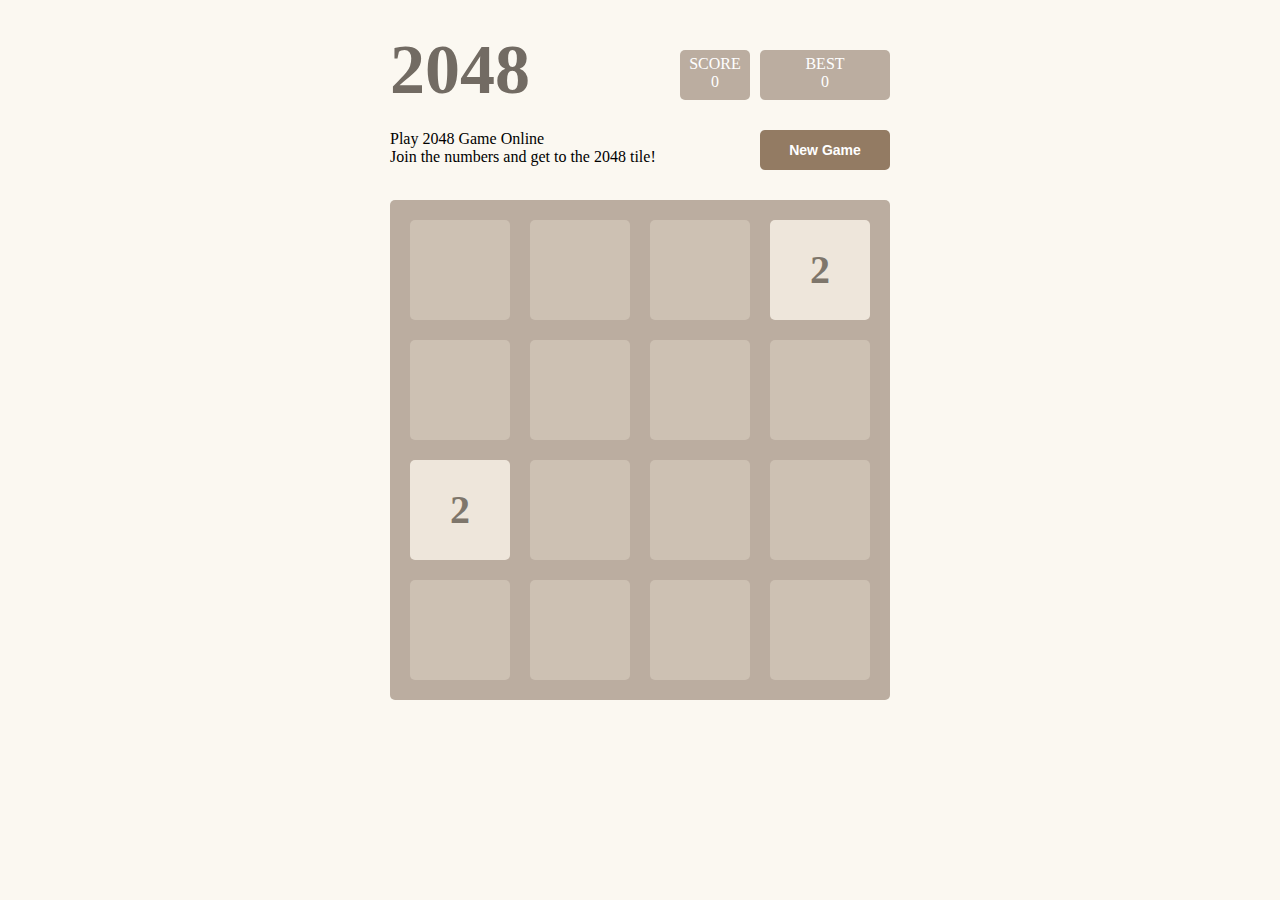
<file: 2048game/index.html>
<!DOCTYPE html>
<html lang="en">
<head>
	<meta charset="UTF-8">
	<title>2048小游戏</title>
	<link rel="stylesheet" type="text/css" href="css/style.css">
	<script type="text/javascript" src="js/jquery.js"></script>
	<script type="text/javascript" src="js/2048.js"></script>
</head>
<body>
	<header>
		<h1>2048</h1>
		<div class="score">
			<p>SCORE</p>
			<p class="score-size">0</p>
		</div>
		<div class="best">
			<p>BEST</p>
			<p class="best-size">0</p>
		</div>
		<article>
			<p>Play 2048 Game Online</p>
			<p>Join the numbers and get to the 2048 tile!</p>
		</article>
		<div class="reset">
			<button>New Game</button>
		</div>
	</header>
	<section>
		<div class="div-round box-lm" id="box0"></div>
		<div class="div-round box-lm" id="box1"></div>
		<div class="div-round box-lm" id="box2"></div>
		<div class="div-round box-lm" id="box3"></div>
		<div class="div-round box-lm" id="box4"></div>
		<div class="div-round box-lm" id="box5"></div>
		<div class="div-round box-lm" id="box6"></div>
		<div class="div-round box-lm" id="box7"></div>
		<div class="div-round box-lm" id="box8"></div>
		<div class="div-round box-lm" id="box9"></div>
		<div class="div-round box-lm" id="boxa"></div>
		<div class="div-round box-lm" id="boxb"></div>
		<div class="div-round box-lm" id="boxc"></div>
		<div class="div-round box-lm" id="boxd"></div>
		<div class="div-round box-lm" id="boxe"></div>
		<div class="div-round box-lm" id="boxf"></div>
	</section>

</body>
</html>
</file>
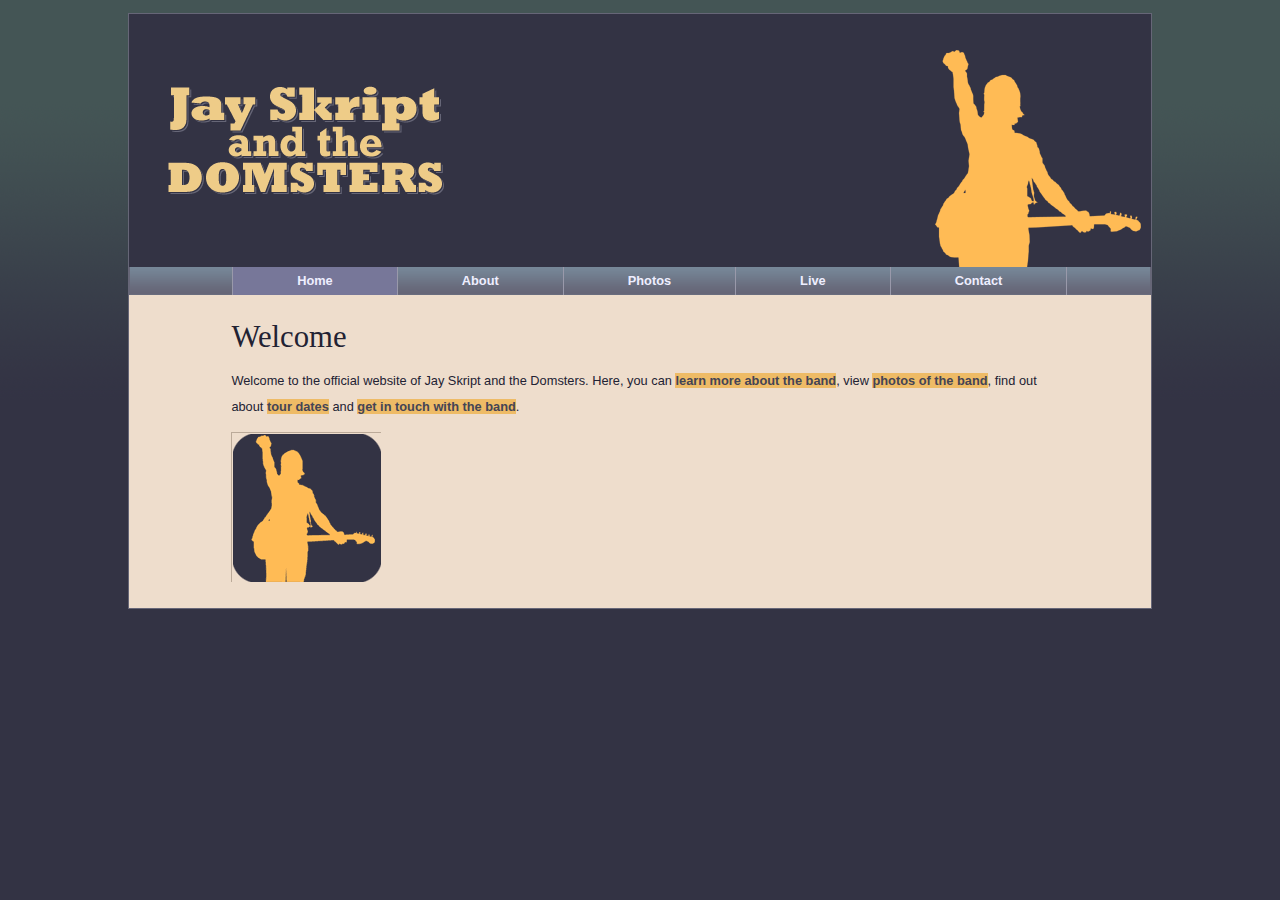
<file: website/music/index.html>
<!DOCTYPE html>
<html lang="en">
<head>
	<meta charset="UTF-8">
	<title>Jay Skript and the Domsters</title>
<!-- 	<script type="text/javascript" src="scripts/modernizr-1.6.min.js"></script>
	<script type="text/javascript" src="scripts/global.min.js"></script> -->
  <script type="text/javascript" src="scripts/jquery.js"></script>
  <script type="text/javascript" src="scripts/global-jquery.js"></script>
	<link rel="stylesheet" type="text/css" href="css/basic.css">
</head>
<body id="home">
	<header>
    <img src="images/logo.gif" alt="Jay Skript and the Domsters" />
    <nav>
      <ul>
        <li><a href="index.html" >Home</a></li>
        <li><a href="about.html">About</a></li>
        <li><a href="photos.html">Photos</a></li>
        <li><a href="live.html">Live</a></li>
        <li><a href="contact.html">Contact</a></li>
      </ul>
    </nav>
  </header>
  <article>
    <h1>Welcome</h1>
    <p id="intro">Welcome to the official website of Jay Skript and the Domsters. Here, you can <a href="about.html">learn more about the band</a>, view <a href="photos.html">photos of the band</a>, find out about <a href="live.html">tour dates</a> and <a href="contact.html">get in touch with the band</a>.</p>
  </article>
</body>
</html>
</file>
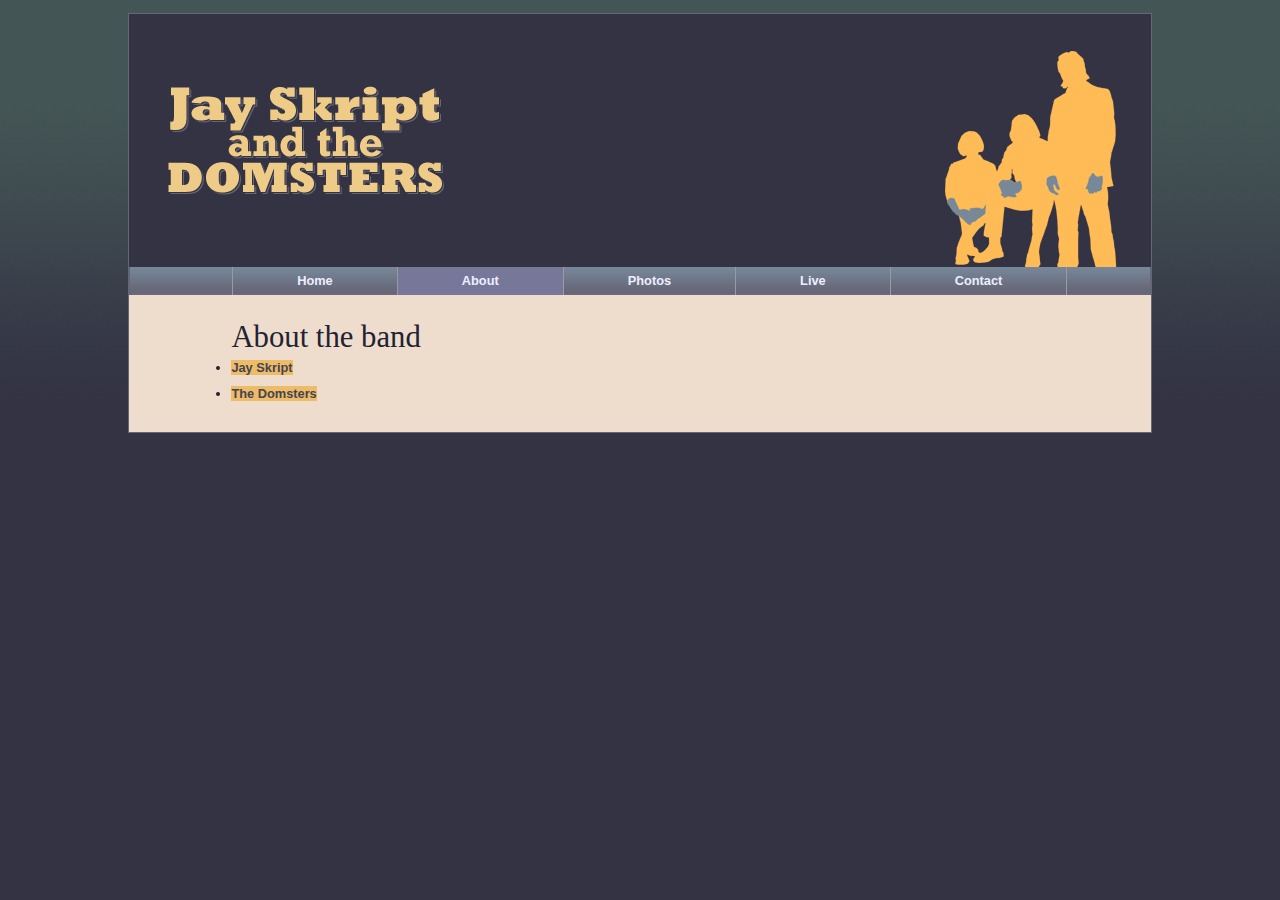
<file: website/music/about.html>
<!DOCTYPE html>
<html lang="en">
<head>
	<meta charset="UTF-8">
	<title>关于</title>
	<link rel="stylesheet" type="text/css" href="css/basic.css">
	<!-- <script type="text/javascript" src="scripts/global.min.js"></script> -->
  <script type="text/javascript" src="scripts/jquery.js"></script>
  <script type="text/javascript" src="scripts/global-jquery.js"></script>
  
</head>
<body id="about">
	<header>
	<img src="images/logo.gif" alt="Jay Skript and the Domsters">
		<nav>
			<ul>
				<li><a href="index.html">Home</a></li>
				<li><a href="about.html" >About</a></li>
				<li><a href="photos.html">Photos</a></li>
				<li><a href="live.html">Live</a></li>
				<li><a href="contact.html">Contact</a></li>
			</ul>
		</nav>
	</header>
	 <article>
    <h1>About the band</h1>
    <nav>
      <ul>
        <li><a href="#jay">Jay Skript</a></li>
        <li><a href="#domsters">The Domsters</a></li>
      </ul>
    </nav>
    <section id="jay">
      <h2>Jay Skript</h2>
        <p>Jay Skript is going to rock your world!</p>
        <p>Together with his compatriots The Domsters,
      Jay is set for world domination. Just you wait and see.</p>
        <p>Jay Skript has been on the scene since the mid nineties.
      His talent hasn't always been recognized or fully appreciated.
      In the early days, he was often unfavorably compared to bigger,
      similarly-named artists. That's all in the past now.</p>
    </section>
    <section id="domsters">
      <h2>The Domsters</h2>
        <p>The Domsters have been around, in one form or another,
      for almost as long. It's only in the past few years that The Domsters
      have settled down to their current, stable line-up.
      Now they're a rock-solid bunch: methodical and dependable.</p>
    </section>
  </article>
</body>
</html>
</file>
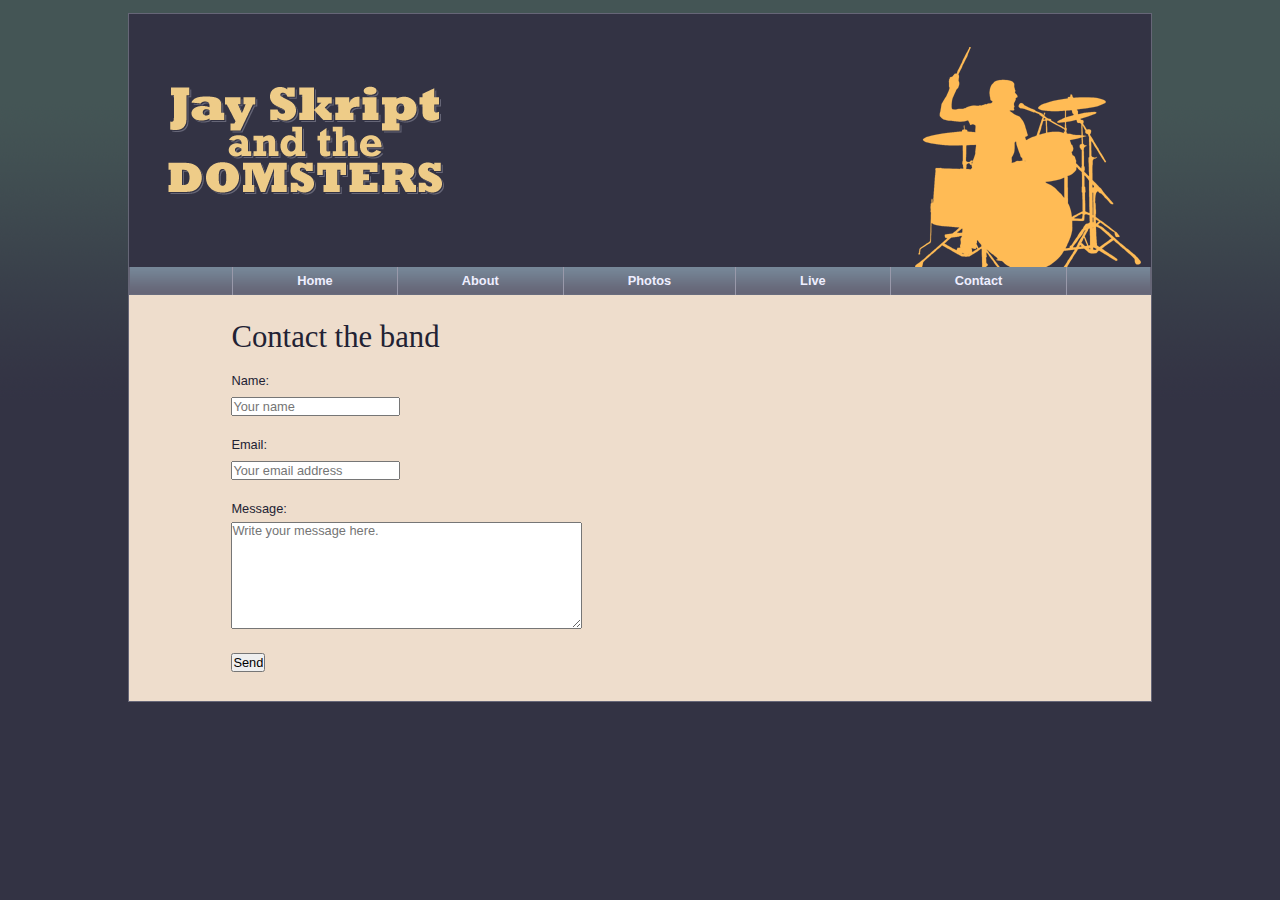
<file: website/music/contact.html>
<!DOCTYPE html>
<html lang="en">
<head>
	<meta charset="UTF-8">
	<title>联系</title>
	<link rel="stylesheet" type="text/css" href="css/basic.css">
	<!-- <script type="text/javascript" src="scripts/global.min.js"></script>
	<script type="text/javascript" src="scripts/modernizr-1.6.min.js"></script> -->
	<script type="text/javascript" src="scripts/global-jquery.js"></script>
  	<script type="text/javascript" src="scripts/jquery.js"></script>
</head>
<body id="contact">
	<header>
	<img src="images/logo.gif" alt="Jay Skript and the Domsters">
		<nav>
			<ul>
				<li><a href="index.html">Home</a></li>
				<li><a href="about.html">About</a></li>
				<li><a href="photos.html">Photos</a></li>
				<li><a href="live.html">Live</a></li>
				<li><a href="contact.html">Contact</a></li>
			</ul>
		</nav>
	</header>
	<article>
		<h1>Contact the band</h1>
		<form method="post" action="submit.html">
			<fieldset>
				<p>
					<label for="name">Name:</label>
					<input type="text" name="name" id="name" placeholder="Your name" required="required"/>
				</p>
				<p>
					<label for="email">Email:</label>
					<input type="email" name="email" id="email" placeholder="Your email address" required="required">
				</p>
				<p>
					<label for="message">Message:</label>
					<textarea cols="45" rows="7" id="message" name="message" required="required" placeholder="Write your message here."></textarea>
				</p>
				<input type="submit" value="Send">
			</fieldset>
		</form>
	</article>
</body>
</html>
</file>
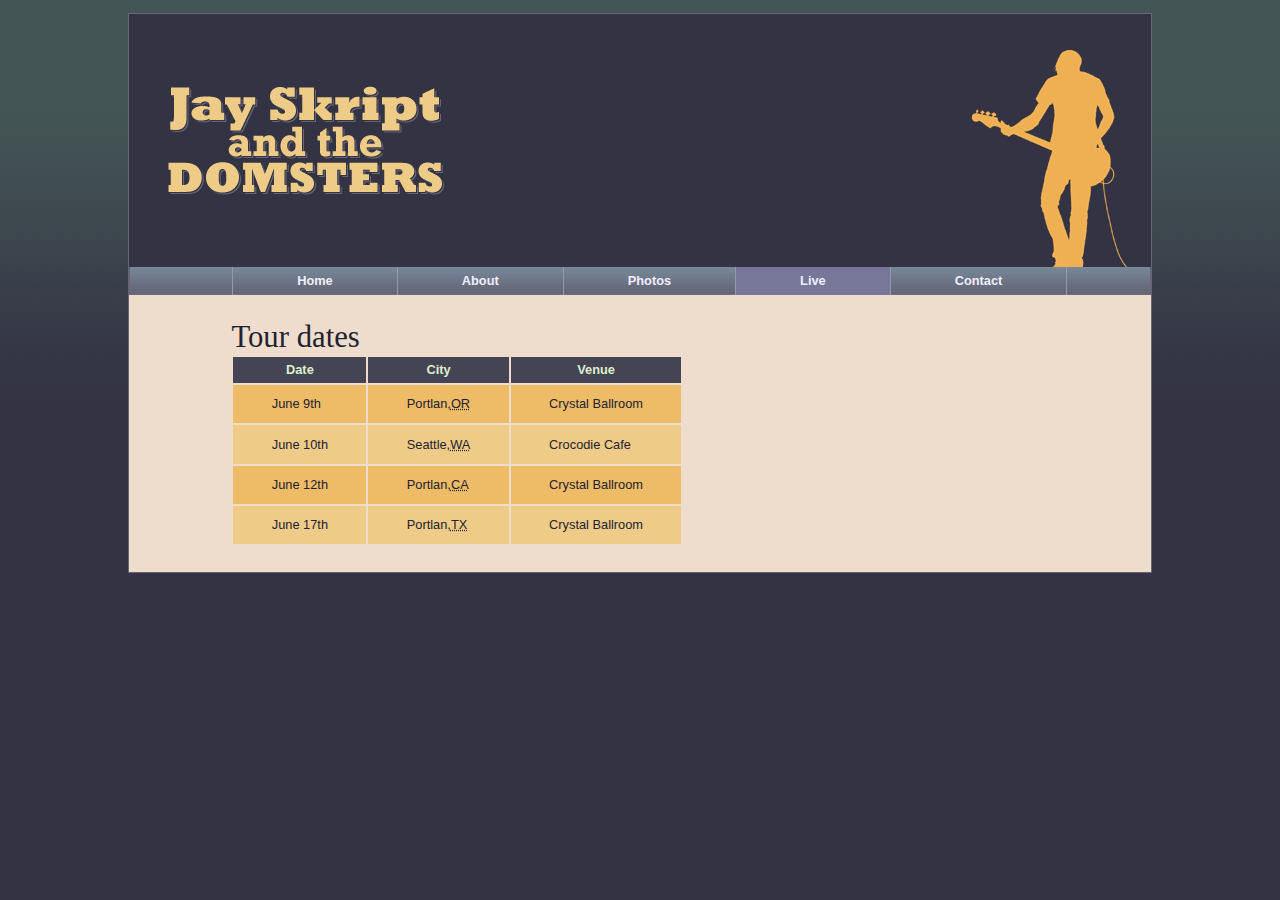
<file: website/music/live.html>
<!DOCTYPE html>
<html lang="en">
<head>
	<meta charset="UTF-8">
	<title>巡演</title>
	<link rel="stylesheet" type="text/css" href="css/basic.css">
	<!-- <script type="text/javascript" src="scripts/global.min.js"></script> -->
	<script type="text/javascript" src="scripts/jquery.js"></script>
	<script type="text/javascript" src="scripts/global-jquery.js"></script>
  	
</head>
<body id="live">
	<header>
	<img src="images/logo.gif" alt="Jay Skript and the Domsters">
		<nav>
			<ul>
				<li><a href="index.html">Home</a></li>
				<li><a href="about.html">About</a></li>
				<li><a href="photos.html">Photos</a></li>
				<li><a href="live.html">Live</a></li>
				<li><a href="contact.html">Contact</a></li>
			</ul>
		</nav>
	</header>
	<article>
		<h1>Tour dates</h1>
		<table summary="when and where you can see the band">
			<thead>
				<tr>
					<th>Date</th>
					<th>City</th>
					<th>Venue</th>
				</tr>
			</thead>
			<tbody>
				<tr>
					<td>June 9th</td>
					<td>Portlan,<abbr title="Oregon">OR</abbr></td>
					<td>Crystal Ballroom</td>
				</tr>
				<tr>
					<td>June 10th</td>
					<td>Seattle,<abbr title="Washington">WA</abbr></td>
					<td>Crocodie Cafe</td>
				</tr>
				<tr>
					<td>June 12th</td>
					<td>Portlan,<abbr title="California">CA</abbr></td>
					<td>Crystal Ballroom</td>
				</tr>
				<tr>
					<td>June 17th</td>
					<td>Portlan,<abbr title="Texas">TX</abbr></td>
					<td>Crystal Ballroom</td>
				</tr>
			</tbody>
		</table>
	</article>
</body>
</html>
</file>
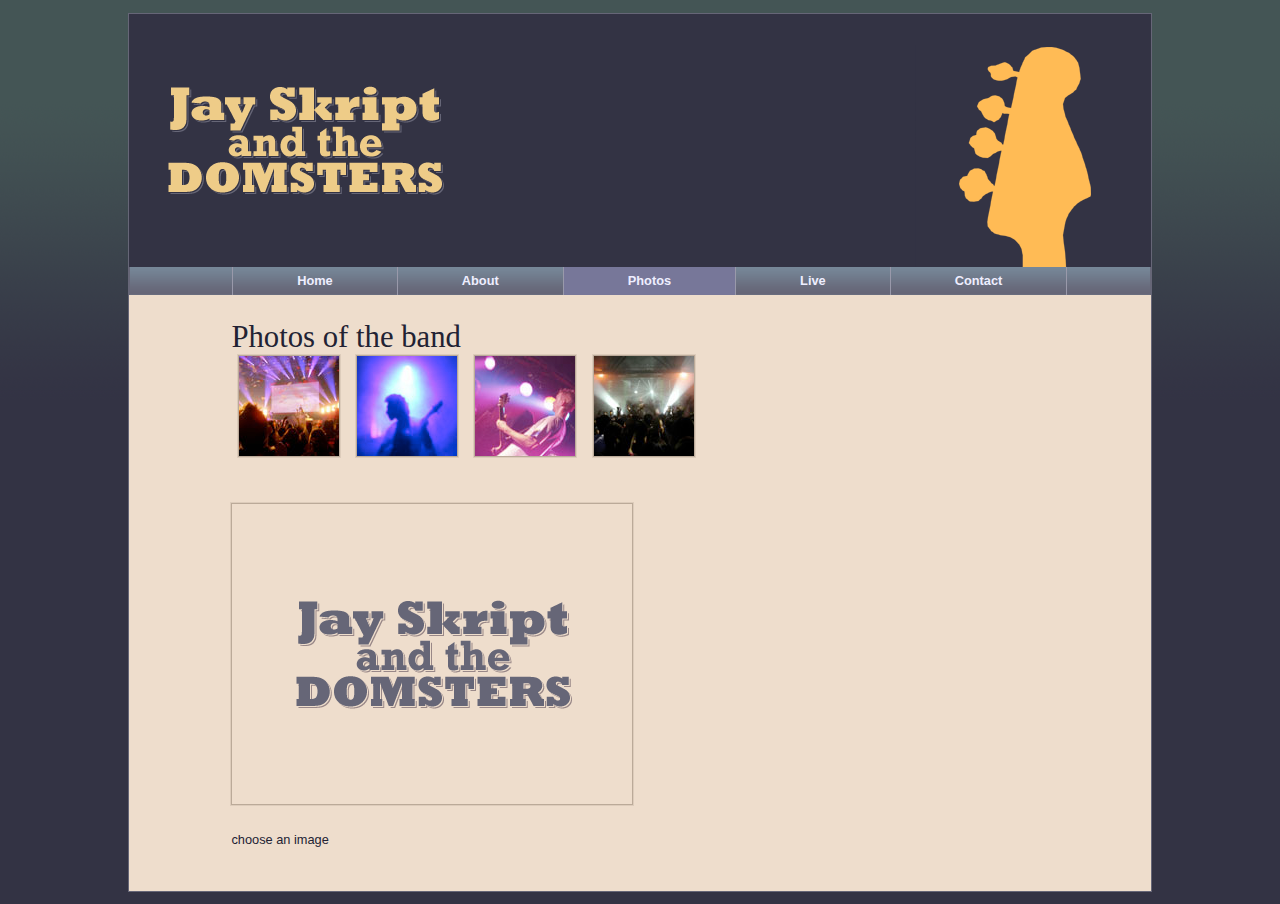
<file: website/music/photos.html>
<!DOCTYPE html>
<html lang="en">
<head>
	<meta charset="UTF-8">
	<title>宣传照片</title>
	<link rel="stylesheet" type="text/css" href="css/basic.css">
	<!-- <script type="text/javascript" src="scripts/global.min.js"></script> -->
   <script type="text/javascript" src="scripts/jquery.js"></script>
  <script type="text/javascript" src="scripts/global-jquery.js"></script>
 
</head>
<body id="photos">
	<header>
	<img src="images/logo.gif" alt="Jay Skript and the Domsters">
		<nav>
			<ul>
				<li><a href="index.html">Home</a></li>
				<li><a href="about.html">About</a></li>
				<li><a href="photos.html">Photos</a></li>
				<li><a href="live.html">Live</a></li>
				<li><a href="contact.html">Contact</a></li>
			</ul>
		</nav>
	</header>
	 <article>
    <h1>Photos of the band</h1>
    <ul id="imagegallery">
      <li>
        <a href="images/photos/concert.jpg" title="The crowd goes wild">
          <img src="images/photos/thumbnail_concert.jpg" alt="the band in concert" />
        </a>
      </li>
      <li>
        <a href="images/photos/bassist.jpg" title="An atmospheric moment">
          <img src="images/photos/thumbnail_bassist.jpg" alt="the bassist" />
        </a>
      </li>
      <li>
        <a href="images/photos/guitarist.jpg" title="Rocking out">
          <img src="images/photos/thumbnail_guitarist.jpg" alt="the guitarist" />
        </a>
      </li>
      <li>
        <a href="images/photos/crowd.jpg" title="Encore! Encore!">
          <img src="images/photos/thumbnail_crowd.jpg" alt="the audience" />
        </a>
      </li>
    </ul>
  </article>
</body>
</html>
</file>
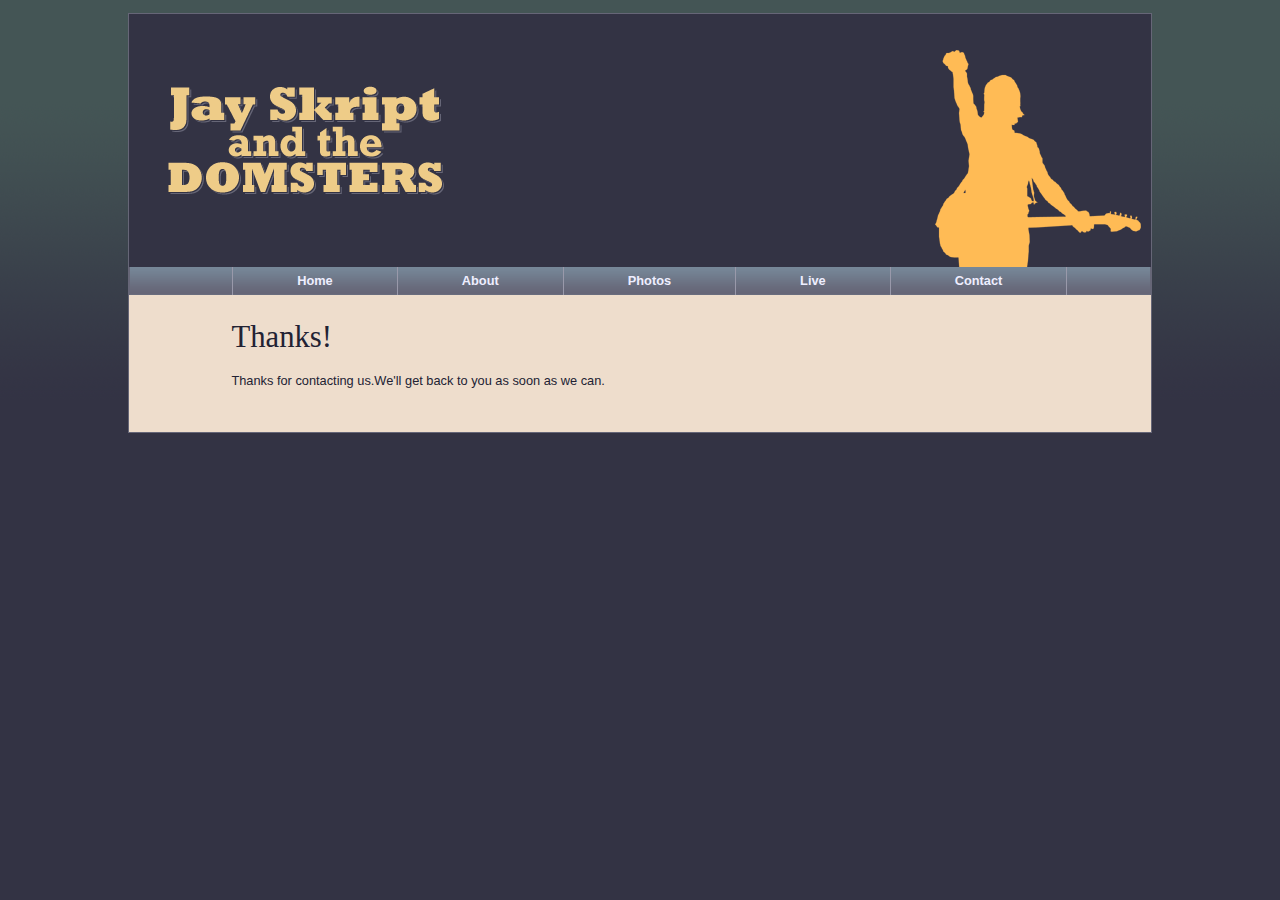
<file: website/music/submit.html>
<!DOCTYPE html>
<html lang="en">
<head>
	<meta charset="UTF-8">
	<title>Document</title>
	<!-- <script type="text/javascript" src="scripts/modernizr-1.6.min.js"></script> -->
	<script type="text/javascript" src="scripts/global-jquery.js"></script>
  	<script type="text/javascript" src="scripts/jquery.js"></script>
	<link rel="stylesheet" type="text/css" href="css/basic.css">
</head>
<body>
	<header>
	<img src="images/logo.gif" alt="Jay Skript and the Domsters">
		<nav>
			<ul>
				<li><a href="index.html">Home</a></li>
				<li><a href="about.html">About</a></li>
				<li><a href="photos.html">Photos</a></li>
				<li><a href="live.html">Live</a></li>
				<li><a href="contact.html">Contact</a></li>
			</ul>
		</nav>
	</header>
	<article>
		<h1>Thanks!</h1>
		<p>Thanks for contacting us.We'll get back to you as soon as we can.</p>
	</article>
</body>
</html>
</file>
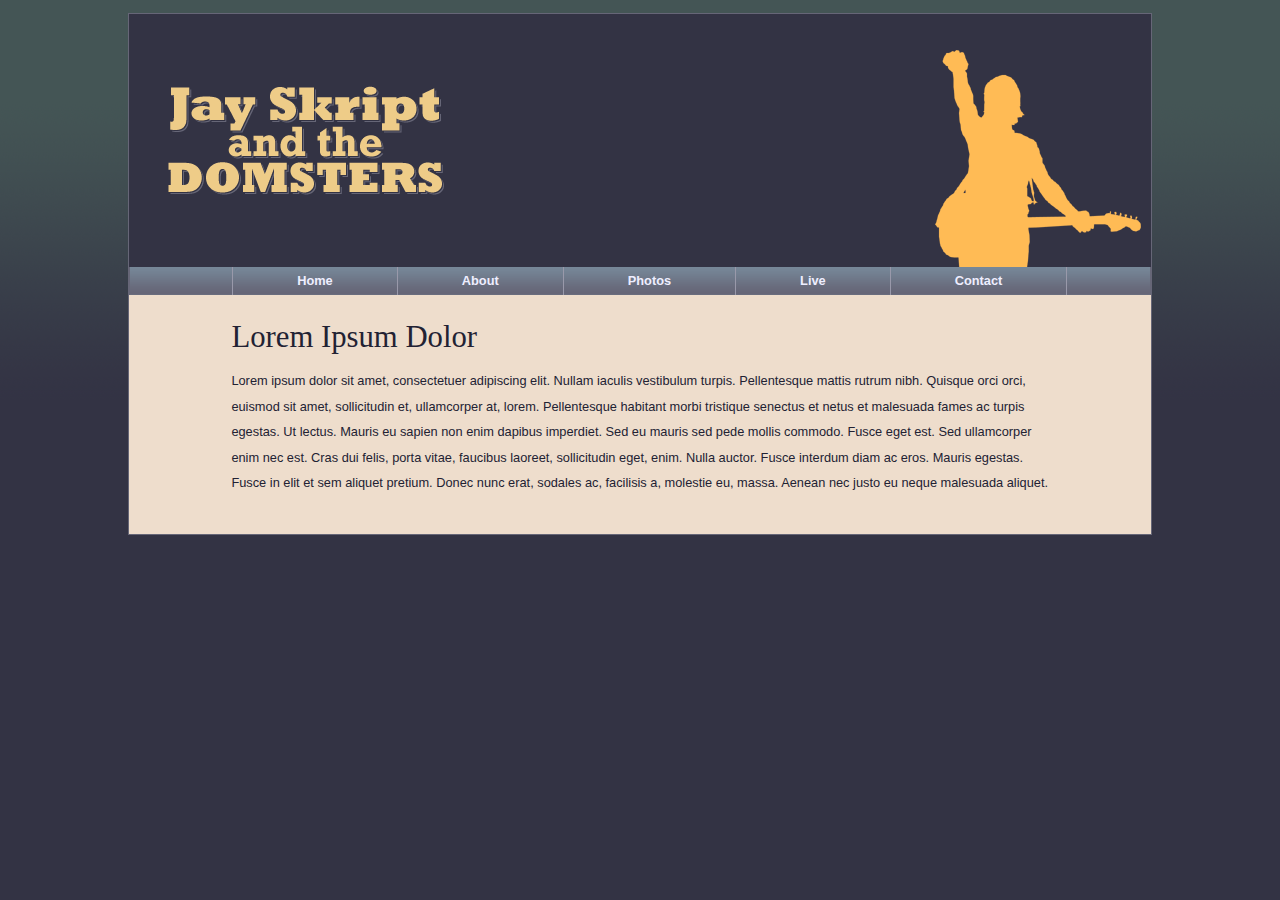
<file: website/music/template.html>
<!DOCTYPE html>
<html lang="en">
<head>
	<meta charset="UTF-8">
	<title>Jay Skript and the Domsters</title>
	<!-- <script type="text/javascript" src="scripts/modernizr-1.6.min.js"></script> -->
	<script type="text/javascript" src="scripts/global-jquery.js"></script>
  	<script type="text/javascript" src="scripts/jquery.js"></script>
	<link rel="stylesheet" type="text/css" href="css/basic.css">
</head>
<body>
	<header>
	<img src="images/logo.gif" alt="Jay Skript and the Domsters">
		<nav>
			<ul>
				<li><a href="index.html">Home</a></li>
				<li><a href="about.html">About</a></li>
				<li><a href="photos.html">Photos</a></li>
				<li><a href="live.html">Live</a></li>
				<li><a href="contact.html">Contact</a></li>
			</ul>
		</nav>
	</header>
	<article>
		<h1>Lorem Ipsum Dolor</h1>
		<p>Lorem ipsum dolor sit amet, consectetuer adipiscing elit.
Nullam iaculis vestibulum turpis. Pellentesque mattis rutrum
nibh. Quisque orci orci, euismod sit amet, sollicitudin et,
ullamcorper at, lorem.
Pellentesque habitant morbi tristique senectus et netus
et malesuada fames ac turpis egestas.
Ut lectus. Mauris eu sapien non enim dapibus imperdiet.
Sed eu mauris sed pede mollis commodo.
Fusce eget est. Sed ullamcorper enim nec est.
Cras dui felis, porta vitae, faucibus laoreet, sollicitudin eget,
enim. Nulla auctor. Fusce interdum diam ac eros.
Mauris egestas. Fusce in elit et sem aliquet pretium.
Donec nunc erat, sodales ac, facilisis a, molestie eu, massa.
Aenean nec justo eu neque malesuada aliquet.</p>
	</article>
</body>
</html>
</file>
<file: 2048game/css/style.css>
*{
	margin:0;
	padding: 0;
	border:0;
}
body{
	background-color:#fbf8f1;
}
header{
	width:500px;
	margin:0 auto;
	position: relative;
}
header h1{
	position: absolute;
	top:30px;
	color:#726b63;
	font-size: 70px;
}
.score,.best{
	position: absolute;
	top:50px;
	height: 50px;
	background-color:#bbada0;
	border-radius: 5px;
	text-align: center;
	padding:5px 0;
	box-sizing: border-box;
	color:#fff;
}
.score{
	right: 140px;
	width: 70px;
}
.best{
	right: 0px;
	width: 130px;
}
.size{
	font-weight: 700;
	font-size: 20px;
	padding-bottom: 4px;
}
article{
	position: absolute;
	top:130px;
}
.reset{
	position: absolute;
	top:130px;
	right: 0px;
}
button{
	width: 130px;
	height: 40px;
	background-color:#937b63;
	color:#fff;
	border-radius: 5px;
	font-weight: 700;
	font-size: 14px;
}
section{
	width: 500px;
	height: 500px;
	margin:0 auto;
	background-color:#bbada0;
	position: relative;
	top:200px;
	border-radius: 5px;
}
.div-round{
	width: 100px;
	height: 100px;
	background-color: #cdc1b3;
	box-sizing: border-box;
	margin-left:20px;
	margin-top:20px;
	float: left;
	border-radius: 5px;
	font-size: 40px;
	font-weight: 700;
	text-align: center;
	line-height: 100px;
	color:#7e766b;
}
</file>
<file: website/music/css/basic.css>
@import url(layout.css);
@import url(color.css);
@import url(typography.css);
</file>
